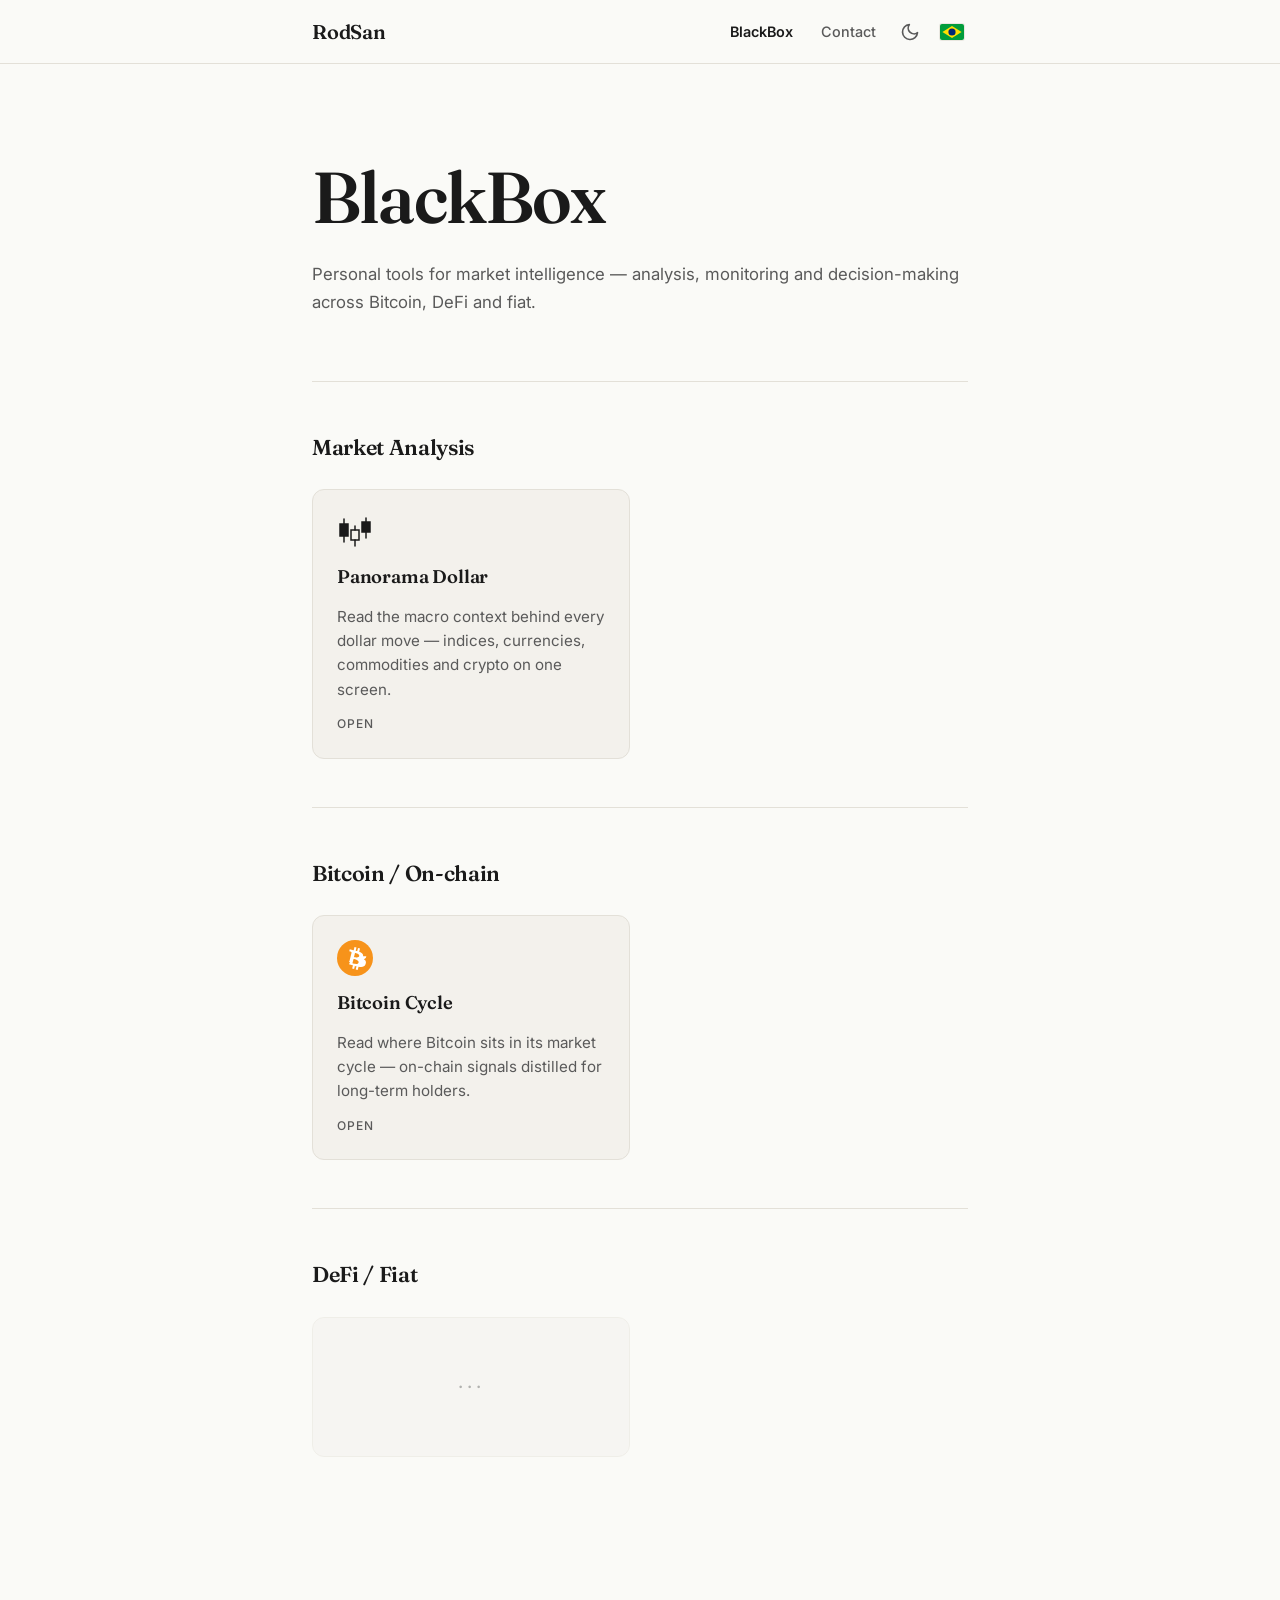
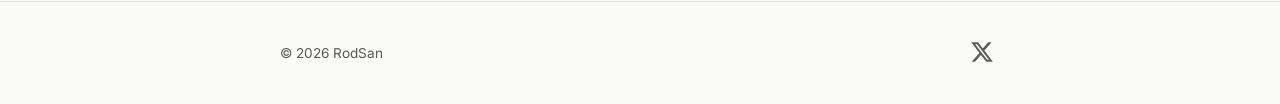
<file: index.html>
<!DOCTYPE html>
<html lang="en">
<head>
    <meta charset="UTF-8">
    <meta name="viewport" content="width=device-width, initial-scale=1.0">
    <title>BlackBox — RodSan</title>
    <meta name="description" content="Personal tools for market intelligence — analysis, monitoring and decision-making across Bitcoin, DeFi and fiat.">

    <link rel="alternate" hreflang="en" href="https://0xrodsan.github.io/blackbox/">
    <link rel="alternate" hreflang="pt-BR" href="https://0xrodsan.github.io/blackbox/pt/">
    <link rel="alternate" hreflang="x-default" href="https://0xrodsan.github.io/blackbox/">
    <link rel="canonical" href="https://0xrodsan.github.io/blackbox/">

    <link rel="preconnect" href="https://fonts.googleapis.com">
    <link rel="preconnect" href="https://fonts.gstatic.com" crossorigin>
    <link href="https://fonts.googleapis.com/css2?family=Fraunces:ital,wght@0,400;0,600;0,700;1,400&family=Inter:wght@400;500;600&display=swap" rel="stylesheet">

    <link rel="stylesheet" href="./style.css">

    <script>
        (function() {
            var stored = localStorage.getItem('theme');
            var prefersDark = window.matchMedia('(prefers-color-scheme: dark)').matches;
            var theme = stored || (prefersDark ? 'dark' : 'light');
            document.documentElement.setAttribute('data-theme', theme);
        })();
    </script>
</head>
<body>
    <header class="site-header">
        <div class="header-inner">
            <a href="https://0xrodsan.github.io/" class="site-logo">RodSan</a>

            <nav class="site-nav" aria-label="Main navigation">
                <ul class="nav-list">
                    <li class="nav-item"><a class="nav-link is-active" aria-current="page">BlackBox</a></li>
                    <li class="nav-item"><a href="https://0xrodsan.github.io/contato.html" class="nav-link">Contact</a></li>
                </ul>
            </nav>

            <div class="header-actions">
                <button type="button" class="theme-toggle" aria-label="Toggle light/dark theme" title="Toggle theme">
                    <svg class="icon-sun" xmlns="http://www.w3.org/2000/svg" width="20" height="20" viewBox="0 0 24 24" fill="none" stroke="currentColor" stroke-width="2" stroke-linecap="round" stroke-linejoin="round" aria-hidden="true">
                        <circle cx="12" cy="12" r="4"></circle>
                        <path d="M12 2v2M12 20v2M4.93 4.93l1.41 1.41M17.66 17.66l1.41 1.41M2 12h2M20 12h2M4.93 19.07l1.41-1.41M17.66 6.34l1.41-1.41"></path>
                    </svg>
                    <svg class="icon-moon" xmlns="http://www.w3.org/2000/svg" width="20" height="20" viewBox="0 0 24 24" fill="none" stroke="currentColor" stroke-width="2" stroke-linecap="round" stroke-linejoin="round" aria-hidden="true">
                        <path d="M21 12.79A9 9 0 1 1 11.21 3 7 7 0 0 0 21 12.79z"></path>
                    </svg>
                </button>

                <a href="./pt/" class="lang-flag" aria-label="Português" title="Português">
                    <svg xmlns="http://www.w3.org/2000/svg" viewBox="0 0 30 20" width="24" height="16" aria-hidden="true">
                        <rect width="30" height="20" fill="#009c3b"/>
                        <polygon points="15,2.5 27,10 15,17.5 3,10" fill="#ffdf00"/>
                        <circle cx="15" cy="10" r="4.5" fill="#002776"/>
                    </svg>
                </a>

                <button type="button" class="menu-toggle" aria-label="Open menu" aria-expanded="false" aria-controls="mobile-nav">
                    <span></span>
                    <span></span>
                    <span></span>
                </button>
            </div>
        </div>

        <nav id="mobile-nav" class="mobile-nav" aria-label="Mobile navigation" hidden>
            <ul class="mobile-nav-list">
                <li class="mobile-nav-item"><a class="mobile-nav-link is-active" aria-current="page">BlackBox</a></li>
                <li class="mobile-nav-item"><a href="https://0xrodsan.github.io/contato.html" class="mobile-nav-link">Contact</a></li>
            </ul>
        </nav>
    </header>

    <main class="main-content">
        <section class="hero reveal" aria-labelledby="hero-title">
            <h1 id="hero-title" class="hero-title">BlackBox</h1>
            <p class="hero-subtitle">
                Personal tools for market intelligence — analysis, monitoring and decision-making across Bitcoin, DeFi and fiat.
            </p>
        </section>

        <section class="app-section reveal" aria-labelledby="section-market">
            <h3 id="section-market" class="app-section-title">Market Analysis</h3>
            <div class="app-grid">
                <article class="app-card">
                    <svg class="app-card-emoji" aria-hidden="true" xmlns="http://www.w3.org/2000/svg" width="36" height="36" viewBox="0 0 36 36" fill="none" stroke="currentColor" stroke-width="1.5" stroke-linecap="round">
                        <line x1="7" y1="5" x2="7" y2="10"/>
                        <rect x="3" y="10" width="8" height="12" fill="currentColor"/>
                        <line x1="7" y1="22" x2="7" y2="28"/>
                        <line x1="18" y1="12" x2="18" y2="16"/>
                        <rect x="14" y="16" width="8" height="10"/>
                        <line x1="18" y1="26" x2="18" y2="32"/>
                        <line x1="29" y1="4" x2="29" y2="8"/>
                        <rect x="25" y="8" width="8" height="10" fill="currentColor"/>
                        <line x1="29" y1="18" x2="29" y2="24"/>
                    </svg>
                    <h4 class="app-card-title">Panorama Dollar</h4>
                    <p class="app-card-text">Read the macro context behind every dollar move — indices, currencies, commodities and crypto on one screen.</p>
                    <a class="app-card-cta" href="https://0xrodsan.github.io/panorama-dollar/">Open</a>
                </article>
            </div>
        </section>

        <section class="app-section reveal" aria-labelledby="section-btc">
            <h3 id="section-btc" class="app-section-title">Bitcoin / On-chain</h3>
            <div class="app-grid">
                <article class="app-card">
                    <svg class="app-card-emoji" aria-hidden="true" xmlns="http://www.w3.org/2000/svg" width="36" height="36" viewBox="0 0 64 64">
                        <circle cx="32" cy="32" r="32" fill="#F7931A"/>
                        <path fill="#fff" d="M46.5,28.7c0.6,-4.2,-2.6,-6.5,-7,-8l1.4,-5.7-3.5,-0.9-1.4,5.5c-0.9,-0.2,-1.9,-0.5,-2.8,-0.7l1.4,-5.6-3.5,-0.9-1.4,5.7c-0.8,-0.2,-1.5,-0.3,-2.2,-0.5l0,0-4.8,-1.2-0.9,3.7c0,0,2.6,0.6,2.5,0.6c1.4,0.4,1.7,1.3,1.6,2l-1.6,6.4c0.1,0,0.2,0.1,0.4,0.1c-0.1,0,-0.3,-0.1,-0.4,-0.1l-2.2,8.8c-0.2,0.4,-0.6,1,-1.5,0.8c0,0.1,2.5,0.6,2.5,0.6l-1.7,4,4.5,1.1c0.8,0.2,1.7,0.4,2.5,0.6l-1.5,5.8,3.5,0.9,1.4,-5.7c1,0.3,1.9,0.5,2.9,0.7l-1.4,5.7,3.5,0.9,1.5,-5.8c6.1,1.1,10.7,0.7,12.6,-4.8c1.6,-4.4,-0.1,-6.9,-3.3,-8.6c2.3,-0.5,4.1,-2,4.5,-5.1zm-8.1,11.4c-1.1,4.4,-8.6,2,-11,1.4l2,-7.8c2.4,0.6,10.1,1.8,9,6.4zm1.1,-11.5c-1,4,-7.3,2,-9.3,1.5l1.8,-7.1c2,0.5,8.4,1.4,7.5,5.6z"/>
                    </svg>
                    <h4 class="app-card-title">Bitcoin Cycle</h4>
                    <p class="app-card-text">Read where Bitcoin sits in its market cycle — on-chain signals distilled for long-term holders.</p>
                    <a class="app-card-cta" href="https://0xrodsan.github.io/btc-cycle/">Open</a>
                </article>
            </div>
        </section>

        <section class="app-section reveal" aria-labelledby="section-defi">
            <h3 id="section-defi" class="app-section-title">DeFi / Fiat</h3>
            <div class="app-grid">
                <article class="app-card app-card--placeholder" aria-hidden="true">
                    <span class="app-card-placeholder-mark">···</span>
                </article>
            </div>
        </section>
    </main>

    <footer class="site-footer">
        <div class="footer-inner">
            <p class="footer-copy">© <span class="footer-year">2025</span> RodSan</p>
            <ul class="footer-social">
                <li>
                    <a href="https://x.com/0xRodSan" class="footer-social-link" target="_blank" rel="noopener noreferrer" aria-label="X">
                        <svg xmlns="http://www.w3.org/2000/svg" viewBox="0 0 24 24" aria-hidden="true">
                            <path fill="currentColor" d="M18.244 2.25h3.308l-7.227 8.26 8.502 11.24H16.17l-5.214-6.817L4.99 21.75H1.68l7.73-8.835L1.254 2.25H8.08l4.713 6.231zm-1.161 17.52h1.833L7.084 4.126H5.117z"/>
                        </svg>
                    </a>
                </li>
            </ul>
        </div>
    </footer>

    <script src="./config.js"></script>
    <script src="./script.js"></script>
</body>
</html>
</file>
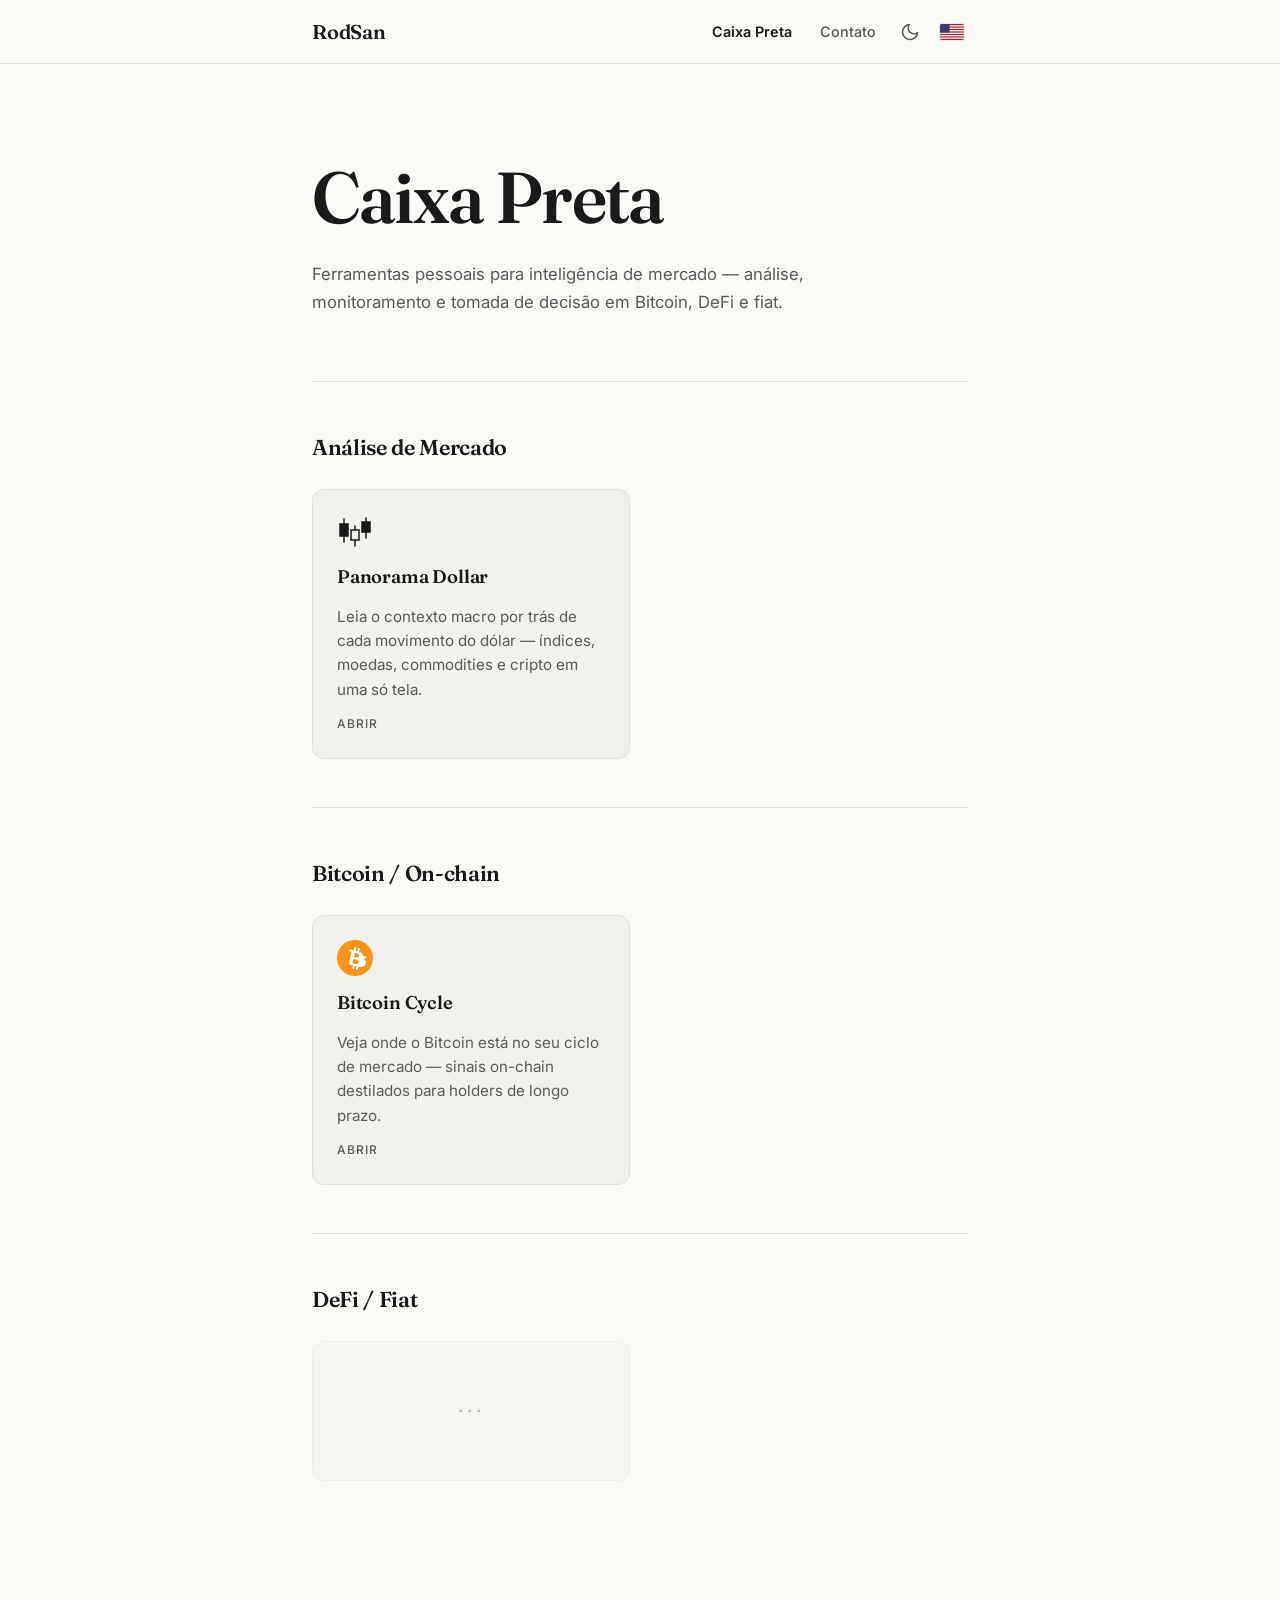
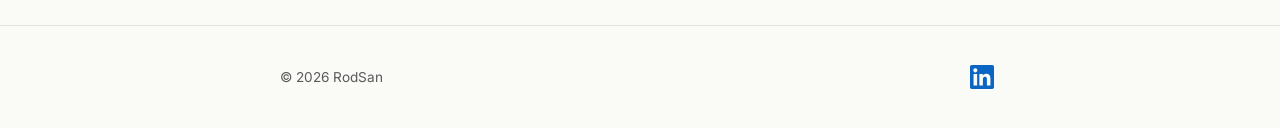
<file: pt/index.html>
<!DOCTYPE html>
<html lang="pt-BR">
<head>
    <meta charset="UTF-8">
    <meta name="viewport" content="width=device-width, initial-scale=1.0">
    <title>Caixa Preta — RodSan</title>
    <meta name="description" content="Ferramentas pessoais para inteligência de mercado — análise, monitoramento e tomada de decisão em Bitcoin, DeFi e fiat.">

    <link rel="alternate" hreflang="en" href="https://0xrodsan.github.io/blackbox/">
    <link rel="alternate" hreflang="pt-BR" href="https://0xrodsan.github.io/blackbox/pt/">
    <link rel="alternate" hreflang="x-default" href="https://0xrodsan.github.io/blackbox/">
    <link rel="canonical" href="https://0xrodsan.github.io/blackbox/pt/">

    <link rel="preconnect" href="https://fonts.googleapis.com">
    <link rel="preconnect" href="https://fonts.gstatic.com" crossorigin>
    <link href="https://fonts.googleapis.com/css2?family=Fraunces:ital,wght@0,400;0,600;0,700;1,400&family=Inter:wght@400;500;600&display=swap" rel="stylesheet">

    <link rel="stylesheet" href="../style.css">

    <script>
        (function() {
            var stored = localStorage.getItem('theme');
            var prefersDark = window.matchMedia('(prefers-color-scheme: dark)').matches;
            var theme = stored || (prefersDark ? 'dark' : 'light');
            document.documentElement.setAttribute('data-theme', theme);
        })();
    </script>
</head>
<body>
    <header class="site-header">
        <div class="header-inner">
            <a href="https://0xrodsan.github.io/pt/" class="site-logo">RodSan</a>

            <nav class="site-nav" aria-label="Navegação principal">
                <ul class="nav-list">
                    <li class="nav-item"><a class="nav-link is-active" aria-current="page">Caixa Preta</a></li>
                    <li class="nav-item"><a href="https://0xrodsan.github.io/contato.html" class="nav-link">Contato</a></li>
                </ul>
            </nav>

            <div class="header-actions">
                <button type="button" class="theme-toggle" aria-label="Alternar tema claro/escuro" title="Alternar tema">
                    <svg class="icon-sun" xmlns="http://www.w3.org/2000/svg" width="20" height="20" viewBox="0 0 24 24" fill="none" stroke="currentColor" stroke-width="2" stroke-linecap="round" stroke-linejoin="round" aria-hidden="true">
                        <circle cx="12" cy="12" r="4"></circle>
                        <path d="M12 2v2M12 20v2M4.93 4.93l1.41 1.41M17.66 17.66l1.41 1.41M2 12h2M20 12h2M4.93 19.07l1.41-1.41M17.66 6.34l1.41-1.41"></path>
                    </svg>
                    <svg class="icon-moon" xmlns="http://www.w3.org/2000/svg" width="20" height="20" viewBox="0 0 24 24" fill="none" stroke="currentColor" stroke-width="2" stroke-linecap="round" stroke-linejoin="round" aria-hidden="true">
                        <path d="M21 12.79A9 9 0 1 1 11.21 3 7 7 0 0 0 21 12.79z"></path>
                    </svg>
                </button>

                <a href="../" class="lang-flag" aria-label="English" title="English">
                    <svg xmlns="http://www.w3.org/2000/svg" viewBox="0 0 30 20" width="24" height="16" aria-hidden="true">
                        <rect width="30" height="20" fill="#b22234"/>
                        <g fill="#fff">
                            <rect y="1.54" width="30" height="1.54"/>
                            <rect y="4.62" width="30" height="1.54"/>
                            <rect y="7.69" width="30" height="1.54"/>
                            <rect y="10.77" width="30" height="1.54"/>
                            <rect y="13.85" width="30" height="1.54"/>
                            <rect y="16.92" width="30" height="1.54"/>
                        </g>
                        <rect width="12" height="10.77" fill="#3c3b6e"/>
                    </svg>
                </a>

                <button type="button" class="menu-toggle" aria-label="Abrir menu" aria-expanded="false" aria-controls="mobile-nav">
                    <span></span>
                    <span></span>
                    <span></span>
                </button>
            </div>
        </div>

        <nav id="mobile-nav" class="mobile-nav" aria-label="Navegação móvel" hidden>
            <ul class="mobile-nav-list">
                <li class="mobile-nav-item"><a class="mobile-nav-link is-active" aria-current="page">Caixa Preta</a></li>
                <li class="mobile-nav-item"><a href="https://0xrodsan.github.io/contato.html" class="mobile-nav-link">Contato</a></li>
            </ul>
        </nav>
    </header>

    <main class="main-content">
        <section class="hero reveal" aria-labelledby="hero-title">
            <h1 id="hero-title" class="hero-title">Caixa Preta</h1>
            <p class="hero-subtitle">
                Ferramentas pessoais para inteligência de mercado — análise, monitoramento e tomada de decisão em Bitcoin, DeFi e fiat.
            </p>
        </section>

        <section class="app-section reveal" aria-labelledby="section-market">
            <h3 id="section-market" class="app-section-title">Análise de Mercado</h3>
            <div class="app-grid">
                <article class="app-card">
                    <svg class="app-card-emoji" aria-hidden="true" xmlns="http://www.w3.org/2000/svg" width="36" height="36" viewBox="0 0 36 36" fill="none" stroke="currentColor" stroke-width="1.5" stroke-linecap="round">
                        <line x1="7" y1="5" x2="7" y2="10"/>
                        <rect x="3" y="10" width="8" height="12" fill="currentColor"/>
                        <line x1="7" y1="22" x2="7" y2="28"/>
                        <line x1="18" y1="12" x2="18" y2="16"/>
                        <rect x="14" y="16" width="8" height="10"/>
                        <line x1="18" y1="26" x2="18" y2="32"/>
                        <line x1="29" y1="4" x2="29" y2="8"/>
                        <rect x="25" y="8" width="8" height="10" fill="currentColor"/>
                        <line x1="29" y1="18" x2="29" y2="24"/>
                    </svg>
                    <h4 class="app-card-title">Panorama Dollar</h4>
                    <p class="app-card-text">Leia o contexto macro por trás de cada movimento do dólar — índices, moedas, commodities e cripto em uma só tela.</p>
                    <a class="app-card-cta" href="https://0xrodsan.github.io/panorama-dollar/">Abrir</a>
                </article>
            </div>
        </section>

        <section class="app-section reveal" aria-labelledby="section-btc">
            <h3 id="section-btc" class="app-section-title">Bitcoin / On-chain</h3>
            <div class="app-grid">
                <article class="app-card">
                    <svg class="app-card-emoji" aria-hidden="true" xmlns="http://www.w3.org/2000/svg" width="36" height="36" viewBox="0 0 64 64">
                        <circle cx="32" cy="32" r="32" fill="#F7931A"/>
                        <path fill="#fff" d="M46.5,28.7c0.6,-4.2,-2.6,-6.5,-7,-8l1.4,-5.7-3.5,-0.9-1.4,5.5c-0.9,-0.2,-1.9,-0.5,-2.8,-0.7l1.4,-5.6-3.5,-0.9-1.4,5.7c-0.8,-0.2,-1.5,-0.3,-2.2,-0.5l0,0-4.8,-1.2-0.9,3.7c0,0,2.6,0.6,2.5,0.6c1.4,0.4,1.7,1.3,1.6,2l-1.6,6.4c0.1,0,0.2,0.1,0.4,0.1c-0.1,0,-0.3,-0.1,-0.4,-0.1l-2.2,8.8c-0.2,0.4,-0.6,1,-1.5,0.8c0,0.1,2.5,0.6,2.5,0.6l-1.7,4,4.5,1.1c0.8,0.2,1.7,0.4,2.5,0.6l-1.5,5.8,3.5,0.9,1.4,-5.7c1,0.3,1.9,0.5,2.9,0.7l-1.4,5.7,3.5,0.9,1.5,-5.8c6.1,1.1,10.7,0.7,12.6,-4.8c1.6,-4.4,-0.1,-6.9,-3.3,-8.6c2.3,-0.5,4.1,-2,4.5,-5.1zm-8.1,11.4c-1.1,4.4,-8.6,2,-11,1.4l2,-7.8c2.4,0.6,10.1,1.8,9,6.4zm1.1,-11.5c-1,4,-7.3,2,-9.3,1.5l1.8,-7.1c2,0.5,8.4,1.4,7.5,5.6z"/>
                    </svg>
                    <h4 class="app-card-title">Bitcoin Cycle</h4>
                    <p class="app-card-text">Veja onde o Bitcoin está no seu ciclo de mercado — sinais on-chain destilados para holders de longo prazo.</p>
                    <a class="app-card-cta" href="https://0xrodsan.github.io/btc-cycle/">Abrir</a>
                </article>
            </div>
        </section>

        <section class="app-section reveal" aria-labelledby="section-defi">
            <h3 id="section-defi" class="app-section-title">DeFi / Fiat</h3>
            <div class="app-grid">
                <article class="app-card app-card--placeholder" aria-hidden="true">
                    <span class="app-card-placeholder-mark">···</span>
                </article>
            </div>
        </section>
    </main>

    <footer class="site-footer">
        <div class="footer-inner">
            <p class="footer-copy">© <span class="footer-year">2025</span> RodSan</p>
            <ul class="footer-social">
                <li>
                    <a href="https://www.linkedin.com/in/rodsan80/" class="footer-social-link" target="_blank" rel="noopener noreferrer" aria-label="LinkedIn">
                        <svg xmlns="http://www.w3.org/2000/svg" viewBox="0 0 24 24" aria-hidden="true">
                            <path fill="#0A66C2" d="M20.447 20.452h-3.554v-5.569c0-1.328-.027-3.037-1.852-3.037-1.853 0-2.136 1.445-2.136 2.939v5.667H9.351V9h3.414v1.561h.046c.477-.9 1.637-1.85 3.37-1.85 3.601 0 4.267 2.37 4.267 5.455v6.286zM5.337 7.433c-1.144 0-2.063-.926-2.063-2.065 0-1.138.92-2.063 2.063-2.063 1.14 0 2.064.925 2.064 2.063 0 1.139-.925 2.065-2.064 2.065zm1.782 13.019H3.555V9h3.564v11.452zM22.225 0H1.771C.792 0 0 .774 0 1.729v20.542C0 23.227.792 24 1.771 24h20.451C23.2 24 24 23.227 24 22.271V1.729C24 .774 23.2 0 22.222 0h.003z"/>
                        </svg>
                    </a>
                </li>
            </ul>
        </div>
    </footer>

    <script src="../config.js"></script>
    <script src="../script.js"></script>
</body>
</html>
</file>
<file: style.css>
/* ============================================================
   Theme tokens
   ============================================================ */
:root {
    --font-serif: "Fraunces", "Iowan Old Style", "Apple Garamond", Georgia, serif;
    --font-sans: "Inter", -apple-system, BlinkMacSystemFont, "Segoe UI", Roboto, sans-serif;

    --max-width: 720px;
    --header-height: 64px;

    --transition-fast: 180ms ease;
    --transition-medium: 320ms ease;

    --radius-sm: 6px;
    --radius-md: 12px;
    --radius-lg: 16px;
}

[data-theme="light"] {
    --color-bg: #fafaf7;
    --color-surface: #f3f1ec;
    --color-text: #1a1a1a;
    --color-text-muted: #5a5a5a;
    --color-border: #e3e0d8;
    --color-accent: #1a1a1a;
    --color-link: #1a1a1a;
    --color-link-hover: #5a5a5a;
}

[data-theme="dark"] {
    --color-bg: #131312;
    --color-surface: #1c1c1a;
    --color-text: #ececea;
    --color-text-muted: #9a9a96;
    --color-border: #2a2a27;
    --color-accent: #ececea;
    --color-link: #ececea;
    --color-link-hover: #b8b8b3;
}

/* ============================================================
   Reset & base
   ============================================================ */
*,
*::before,
*::after {
    box-sizing: border-box;
    margin: 0;
    padding: 0;
}

html {
    scroll-behavior: smooth;
    -webkit-text-size-adjust: 100%;
}

body {
    font-family: var(--font-sans);
    font-size: 16px;
    line-height: 1.65;
    color: var(--color-text);
    background-color: var(--color-bg);
    -webkit-font-smoothing: antialiased;
    -moz-osx-font-smoothing: grayscale;
    transition: background-color var(--transition-medium), color var(--transition-medium);
    min-height: 100vh;
    display: flex;
    flex-direction: column;
}

a {
    color: var(--color-link);
    text-decoration: none;
    transition: color var(--transition-fast);
}

a:hover {
    color: var(--color-link-hover);
}

button {
    font: inherit;
    color: inherit;
    background: none;
    border: none;
    cursor: pointer;
}

ul {
    list-style: none;
}

img,
svg {
    display: block;
    max-width: 100%;
}

/* ============================================================
   Header
   ============================================================ */
.site-header {
    position: fixed;
    top: 0;
    left: 0;
    right: 0;
    z-index: 100;
    height: var(--header-height);
    background-color: color-mix(in srgb, var(--color-bg) 88%, transparent);
    backdrop-filter: saturate(180%) blur(12px);
    -webkit-backdrop-filter: saturate(180%) blur(12px);
    border-bottom: 1px solid var(--color-border);
    transition: background-color var(--transition-medium), border-color var(--transition-medium);
}

.header-inner {
    height: 100%;
    max-width: var(--max-width);
    margin: 0 auto;
    padding: 0 1.25rem;
    display: flex;
    align-items: center;
    justify-content: space-between;
    gap: 1rem;
}

.site-logo {
    font-family: var(--font-serif);
    font-size: 1.25rem;
    font-weight: 600;
    letter-spacing: -0.01em;
    color: var(--color-text);
}

.site-logo:hover {
    color: var(--color-text-muted);
}

.site-nav {
    display: none;
    margin-left: auto;
}

.nav-list {
    display: flex;
    gap: 1.75rem;
}

.nav-link {
    font-size: 0.9rem;
    font-weight: 500;
    color: var(--color-text-muted);
    position: relative;
}

.nav-link::after {
    content: "";
    position: absolute;
    left: 0;
    right: 0;
    bottom: -4px;
    height: 1px;
    background-color: currentColor;
    transform: scaleX(0);
    transform-origin: left;
    transition: transform var(--transition-fast);
}

.nav-link:hover {
    color: var(--color-text);
}

.nav-link:hover::after {
    transform: scaleX(1);
}

/* Active nav state — no href, distinct color/weight, no underline animation */
.nav-link.is-active,
.mobile-nav-link.is-active {
    color: var(--color-text);
    font-weight: 600;
    cursor: default;
}

.nav-link.is-active::after {
    display: none;
}

.nav-link.is-active:hover {
    color: var(--color-text);
}

.header-actions {
    display: flex;
    align-items: center;
    gap: 0.5rem;
}

.lang-flag {
    display: inline-flex;
    align-items: center;
    justify-content: center;
    padding: 0.25rem;
    border-radius: var(--radius-sm);
    transition: background-color var(--transition-fast);
}

.lang-flag:hover {
    background-color: var(--color-surface);
}

.lang-flag svg {
    display: block;
    width: 24px;
    height: 16px;
    border-radius: 2px;
    box-shadow: 0 0 0 1px color-mix(in srgb, var(--color-border) 70%, transparent);
}

.theme-toggle {
    display: flex;
    align-items: center;
    justify-content: center;
    width: 36px;
    height: 36px;
    border-radius: var(--radius-sm);
    color: var(--color-text-muted);
    transition: color var(--transition-fast), background-color var(--transition-fast);
}

.theme-toggle:hover {
    color: var(--color-text);
    background-color: var(--color-surface);
}

.icon-sun,
.icon-moon {
    display: none;
}

[data-theme="light"] .icon-moon {
    display: block;
}

[data-theme="dark"] .icon-sun {
    display: block;
}

.menu-toggle {
    display: flex;
    flex-direction: column;
    justify-content: center;
    gap: 4px;
    width: 36px;
    height: 36px;
    padding: 8px;
    border-radius: var(--radius-sm);
    transition: background-color var(--transition-fast);
}

.menu-toggle:hover {
    background-color: var(--color-surface);
}

.menu-toggle span {
    display: block;
    height: 1.5px;
    width: 100%;
    background-color: var(--color-text);
    border-radius: 1px;
    transition: transform var(--transition-fast), opacity var(--transition-fast);
}

.menu-toggle[aria-expanded="true"] span:nth-child(1) {
    transform: translateY(5.5px) rotate(45deg);
}

.menu-toggle[aria-expanded="true"] span:nth-child(2) {
    opacity: 0;
}

.menu-toggle[aria-expanded="true"] span:nth-child(3) {
    transform: translateY(-5.5px) rotate(-45deg);
}

/* Mobile nav */
.mobile-nav {
    border-top: 1px solid var(--color-border);
    background-color: var(--color-bg);
    padding: 1rem 1.25rem 1.5rem;
}

.mobile-nav[hidden] {
    display: none;
}

.mobile-nav-list {
    display: flex;
    flex-direction: column;
    gap: 0.75rem;
}

.mobile-nav-link {
    display: block;
    padding: 0.5rem 0;
    font-size: 1rem;
    color: var(--color-text);
    border-bottom: 1px solid var(--color-border);
}

/* ============================================================
   Main content
   ============================================================ */
.main-content {
    flex: 1;
    max-width: var(--max-width);
    width: 100%;
    margin: 0 auto;
    padding: calc(var(--header-height) + 3rem) 1.25rem 4rem;
}

/* Section reveal animation */
.reveal {
    opacity: 0;
    transform: translateY(24px);
    transition: opacity 700ms ease, transform 700ms ease;
}

.reveal.is-visible {
    opacity: 1;
    transform: translateY(0);
}

@media (prefers-reduced-motion: reduce) {
    .reveal {
        opacity: 1;
        transform: none;
        transition: none;
    }
}

/* ============================================================
   Hero
   ============================================================ */
.hero {
    padding: 3rem 0 4rem;
    border-bottom: 1px solid var(--color-border);
}

.hero-title {
    font-family: var(--font-serif);
    font-size: clamp(2.75rem, 8vw, 4.5rem);
    font-weight: 600;
    letter-spacing: -0.025em;
    line-height: 1.05;
    margin-bottom: 1.5rem;
}

.hero-subtitle {
    font-size: 1.05rem;
    line-height: 1.7;
    color: var(--color-text-muted);
    max-width: 36rem;
}

:lang(en) .hero-subtitle {
    max-width: 42rem;
}

/* ============================================================
   App sections (category + card grid) — reusable template
   ============================================================ */
.app-section {
    padding: 3rem 0;
    border-bottom: 1px solid var(--color-border);
}

.app-section:last-of-type {
    border-bottom: none;
}

.app-section-title {
    font-family: var(--font-serif);
    font-size: 1.35rem;
    font-weight: 600;
    letter-spacing: -0.015em;
    color: var(--color-text);
    margin-bottom: 1.5rem;
}

.app-grid {
    display: grid;
    grid-template-columns: 1fr;
    gap: 1.25rem;
}

.app-card {
    background-color: var(--color-surface);
    border: 1px solid var(--color-border);
    border-radius: var(--radius-md);
    padding: 1.5rem;
    display: flex;
    flex-direction: column;
    gap: 0.75rem;
    min-height: 180px;
    transition: background-color var(--transition-medium), border-color var(--transition-medium), opacity var(--transition-medium);
}

.app-card.is-disabled {
    opacity: 0.6;
    cursor: not-allowed;
}

.app-card-emoji {
    font-size: 1.75rem;
    line-height: 1;
}

.app-card-title {
    font-family: var(--font-serif);
    font-size: 1.15rem;
    font-weight: 600;
    letter-spacing: -0.01em;
    color: var(--color-text);
}

.app-card-text {
    font-size: 0.95rem;
    color: var(--color-text-muted);
    line-height: 1.6;
    flex: 1;
}

.app-card-cta {
    font-size: 0.75rem;
    color: var(--color-text-muted);
    font-weight: 500;
    letter-spacing: 0.08em;
    text-transform: uppercase;
    margin-top: auto;
}

/* Empty placeholder card — disabled shell, no content */
.app-card--placeholder {
    opacity: 0.45;
    align-items: center;
    justify-content: center;
    min-height: 140px;
}

.app-card-placeholder-mark {
    color: var(--color-text-muted);
    font-size: 1.25rem;
    letter-spacing: 0.2em;
    line-height: 1;
}

/* ============================================================
   Footer
   ============================================================ */
.site-footer {
    border-top: 1px solid var(--color-border);
    padding: 2rem 1.25rem;
    margin-top: 2rem;
    transition: border-color var(--transition-medium);
}

.footer-inner {
    max-width: var(--max-width);
    margin: 0 auto;
    display: flex;
    align-items: center;
    justify-content: space-between;
    gap: 1rem;
}

.footer-copy {
    font-size: 0.85rem;
    color: var(--color-text-muted);
}

.footer-social {
    display: flex;
    gap: 1rem;
}

.footer-social-link {
    display: inline-flex;
    align-items: center;
    justify-content: center;
    color: var(--color-text-muted);
    padding: 0.4rem;
    transition: color var(--transition-fast), opacity var(--transition-fast), transform var(--transition-fast);
}

.footer-social-link:hover {
    color: var(--color-text);
    opacity: 0.75;
    transform: translateY(-2px);
}

.footer-social-link svg {
    width: 24px;
    height: 24px;
    flex-shrink: 0;
    pointer-events: none;
}

/* ============================================================
   Responsive: tablet & up
   ============================================================ */
@media (min-width: 720px) {
    .header-inner {
        padding: 0 2rem;
    }

    .site-nav {
        display: block;
    }

    .menu-toggle {
        display: none;
    }

    .mobile-nav {
        display: none !important;
    }

    .main-content {
        padding-left: 2rem;
        padding-right: 2rem;
    }

    .site-footer {
        padding-left: 2rem;
        padding-right: 2rem;
    }

    .app-grid {
        grid-template-columns: repeat(auto-fill, minmax(260px, 1fr));
    }
}
</file>
